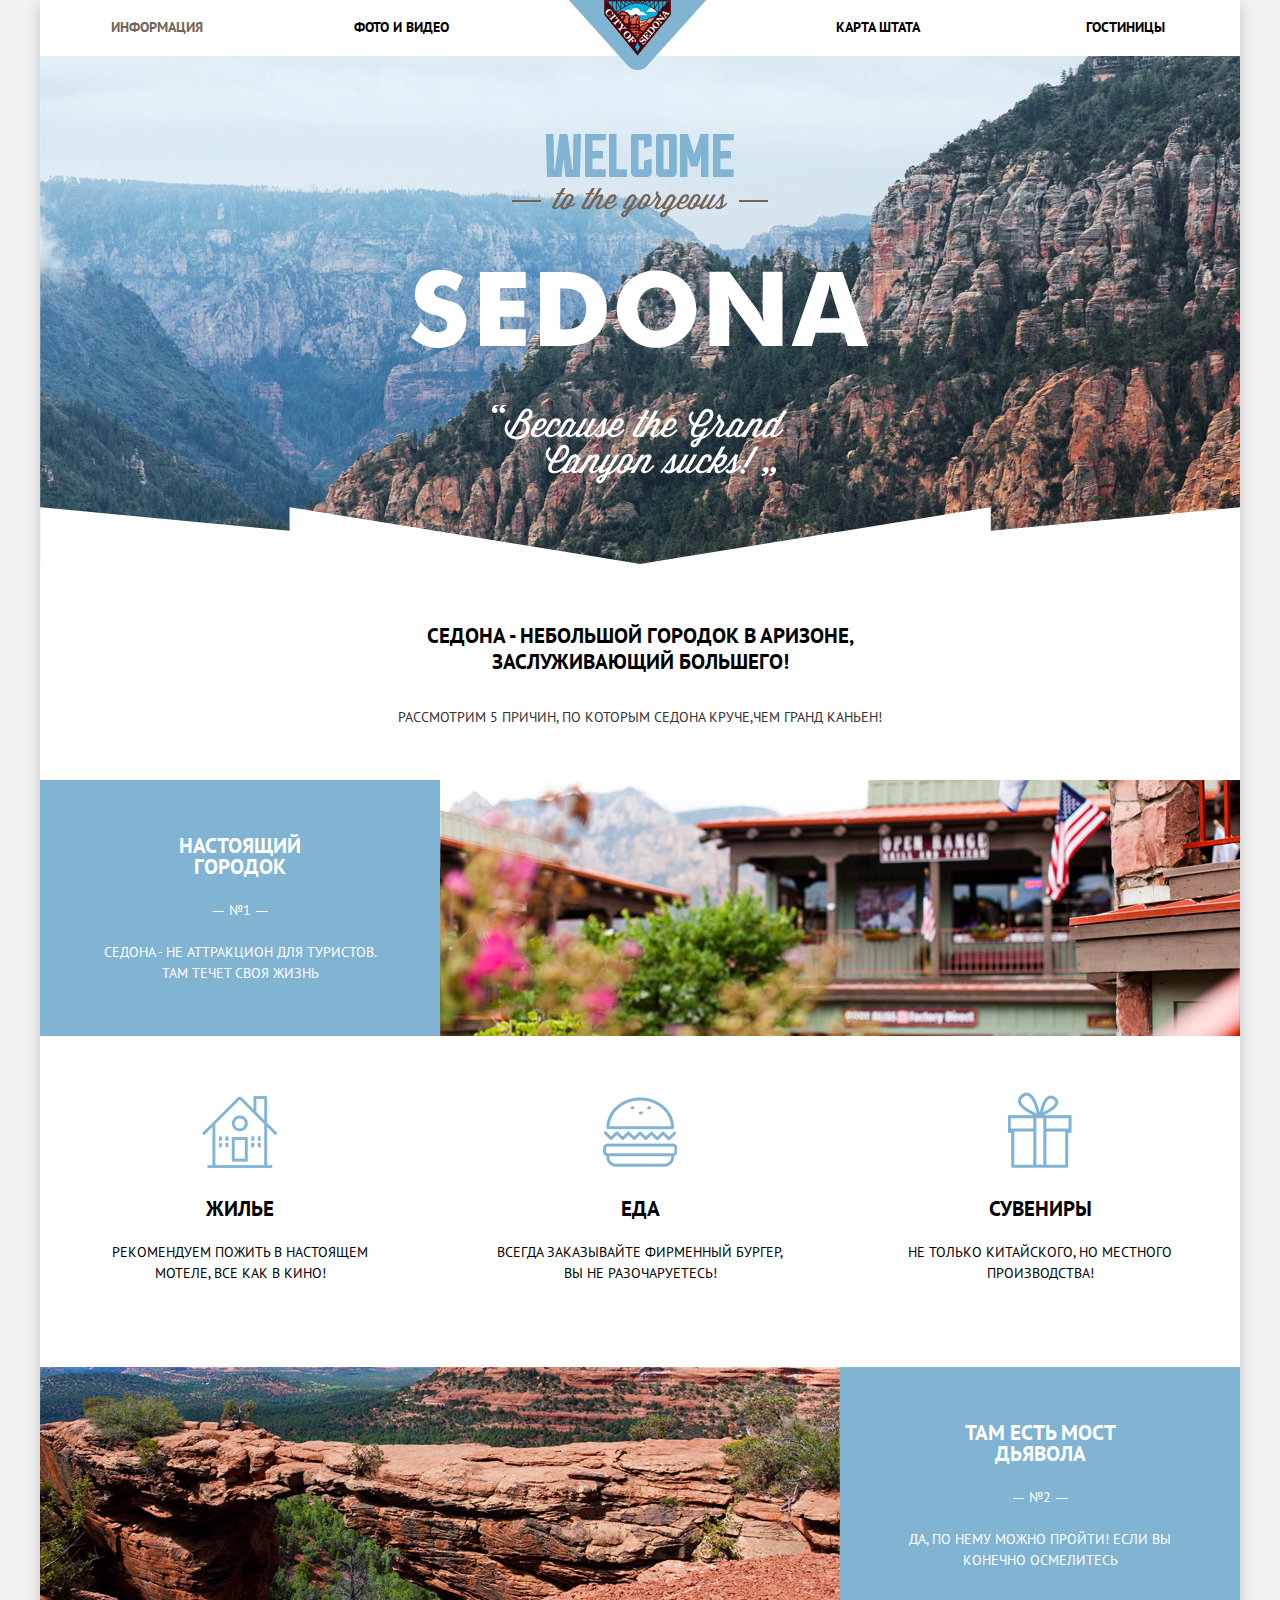
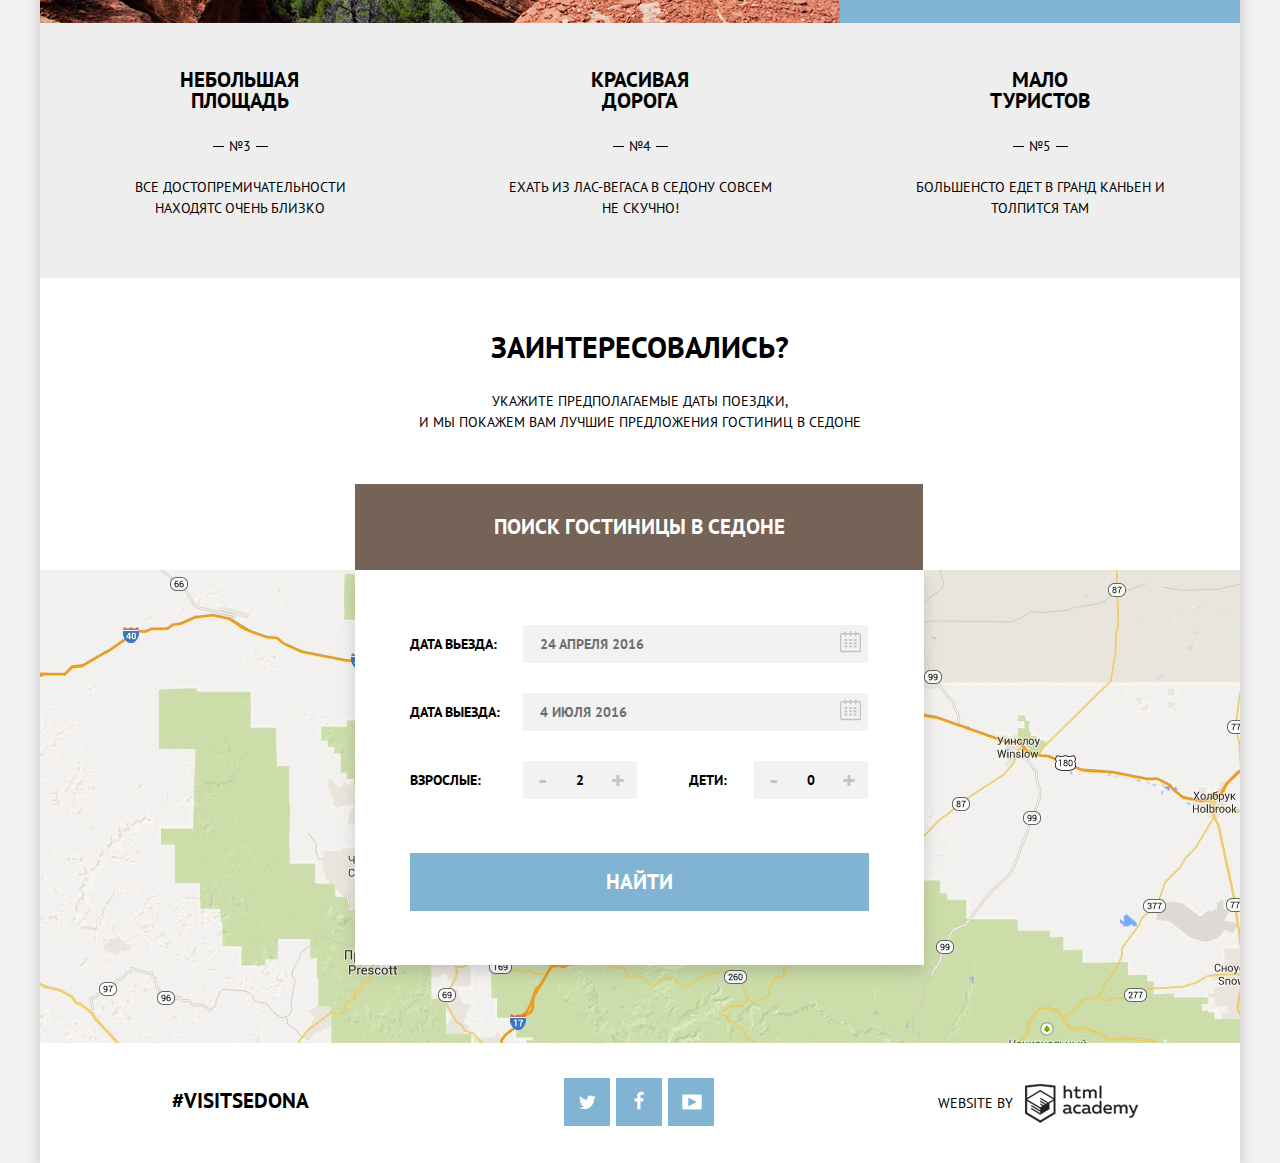
<file: index.html>
<!DOCTYPE html>
<html lang="ru">
    <head>
        <meta charset="utf-8">
        <link href='https://fonts.googleapis.com/css?family=PT+Sans:400,700&subset=latin,cyrillic' rel='stylesheet' type='text/css'>
        <link href="css/normalize.css" rel="stylesheet">
        <link href="css/style.min.css" rel="stylesheet">
        <title>Sedona</title>
    </head>
    <body>
        <div class="container">
            <header class="main-header">
                <nav class="main-navigation">
                    <ul class="top-menu">
                        <li><span class="active-menu">Информация</span></li>
                        <li><a href="#">Фото и Видео</a></li>
                        <li><a href="index.html" class="top-logo"><img  src="img/top-logo.png" width="138" height="70" alt="City of Sedona"></a></li>
                        <li><a href="#">Карта штата</a></li>
                        <li><a href="catalog.html">Гостиницы</a></li>
                    </ul>
                </nav>
            </header>
            <main>
                <div class="index-bg clearfix">
                    <div class="index-logo ">
                        <div class="logo-title">Welcome -- to the gorgeous --</div>
                        <h1 class="logo-name">Sedona</h1>
                        <div class="logo-description">"Because the Grand Canyon sucks!"</div>
                    </div>
                </div>
                <section class="features">
                    <div class="features-discription">
                        <h2>Седона - небольшой городок в Аризоне, заслуживающий большего!</h2>
                        <p>Рассмотрим 5 причин, по которым Седона круче,чем Гранд Каньен!</p>
                    </div>
                    <div class="clearfix">
                        <div class="reason-top">
                            <b class="reason-name">Настоящий городок</b>
                            <div class="reason-number">
                                <span>№1</span> 
                            </div>
                            <p>Седона - не аттракцион для туристов. Там течет своя жизнь</p>
                        </div> 
                        <div class="rlogo-top">
                            <img src="img/reason-one.jpg" width="800" height="256" alt="Седона - не аттракцион для туристов">
                        </div>
                    </div>
                    <div class="clearfix">
                        <div class="some-reason">
                            <h2 class="some-name">Жилье</h2>
                            <p>Рекомендуем пожить в настоящем мотеле, все как в кино!</p>
                        </div>
                        <div class="some-reason">
                            <h2 class="some-name">Еда</h2>
                            <p>Всегда заказывайте фирменный бургер, вы не разочаруетесь!</p>
                        </div>
                        <div class="some-reason">
                            <h2 class="some-name">Сувениры</h2>
                            <p>Не только Китайского, но местного производства!</p>
                        </div>
                    </div>
                    <div class="clearfix reason-bg">
                        <div class="reason-botom">
                            <b class="reason-name">Там есть мост дьявола</b>
                            <div class="reason-number">
                                <span>№2</span>
                            </div>
                            <p>Да, по нему можно пройти! Если вы конечно осмелитесь</p>
                        </div>
                        <div class="rlogo-botom">
                            <img src="img/reason-two.jpg" width="800" height="256" alt="Там есть мост дьявола">
                        </div>
                    </div>
                    <div class="clearfix">
                        <div class="last-reason">
                            <h2 class="last-name">Небольшая площадь</h2>
                            <div class="last-num">
                                <span>№3</span> 
                            </div> 
                            <p>Все достопремичательности находятс очень близко</p>
                        </div>
                        <div class="last-reason">
                            <h2 class="last-name">Красивая дорога</h2>
                            <div class="last-num">
                                <span>№4</span>  
                            </div> 
                            <p>Ехать из Лас-Вегаса в Седону совсем не скучно!</p>
                        </div>
                        <div class="last-reason">
                            <h2 class="last-name">Мало туристов</h2>
                            <div class="last-num">
                                <span>№5</span>   
                            </div>     
                            <p>Большенсто едет в Гранд Каньен и толпится там</p>
                        </div>
                    </div>
                </section>
                <div  class="search-title">
                    <h2>Заинтересовались?</h2>
                    <p>Укажите предполагаемые даты поездки,<br/> и мы покажем вам лучшие предложения гостиниц в Седоне</p>
                </div>  
                <div class="search-content">
                    <div class="search-box">                           
                    <div class="form-title toggle-button clearfix">
                        <h2>Поиск гостиницы в Седоне</h2>
                        </div>
                        <form class="appointment-form show-content" action="https://echo.htmlacademy.ru" method="get">
                            <fieldset title="Укажите дату вьезда" class="clearfix chose-date">
                                <label for="date-in">Дата вьезда:</label>
                                <input type="text" name="date-in" id="date-in" placeholder="24 апреля 2016" required>
                            </fieldset>
                            <fieldset title="Укажите дату вьезда" class="clearfix chose-date">
                                <label for="date-out">Дата выезда:</label>
                                <input type="text" name="date-out" id="date-out" placeholder="4 июля 2016" required>
                            </fieldset>  
                            <fieldset class="cearfix man-child">
                                <fieldset class="man">
                                    <label for="man-in">Взрослые:</label>
                                    <input type="button" value="-" id="man-remove" name="man-remove">
                                    <input type="text" id="man-in" value="2">
                                    <input type="button" value="+" id="man-add" name="man-add">
                                </fieldset> 
                                <fieldset class="child">
                                    <label for="child-in">Дети:</label>
                                    <input type="button" value="-" id="child-remove" name="child-remove">
                                    <input type="text" id="child-in" value="0">
                                    <input type="button" value="+" id="child-add" name="child-add">
                                </fieldset>   
                            </fieldset>  
                            <input type="submit" name="button-search" value="Найти">
                        </form>
                    </div>
                    <div class="map">
                        <iframe src="https://www.google.com/maps/embed?pb=!1m18!1m12!1m3!1d4905.023266832994!2d-111.7660777577036!3d34.86350551655949!2m3!1f0!2f0!3f0!3m2!1i1024!2i768!4f13.1!3m3!1m2!1s0x0000000000000000%3A0x69de7181eb3a95fc!2sSedona+Motel!5e0!3m2!1sru!2sru!4v1462897541969" width="1200" height="473" style="border:0" allowfullscreen></iframe>
                    </div>
                </div>
            </main>
            <footer class="main-footer clearfix">
                <div class="footer-box">
                    <a  class="footer-contacts" href="#">#Visitsedona</a>
                    <div class="footer-social">
                        <a class="social-btn social-btn-tw" href="#">Твиттер</a>
                        <a class="social-btn social-btn-fb" href="#">Фейсбук</a>
                        <a class="social-btn social-btn-ytb" href="#">Ютьюб</a>
                    </div>
                    <p class="footer-copyright">Website by<cite><a href="#" class="domain"></a></cite></p>
                </div>
            </footer>
        </div>
        <script src="js/script.min.js"></script>
    </body>
</html>
</file>
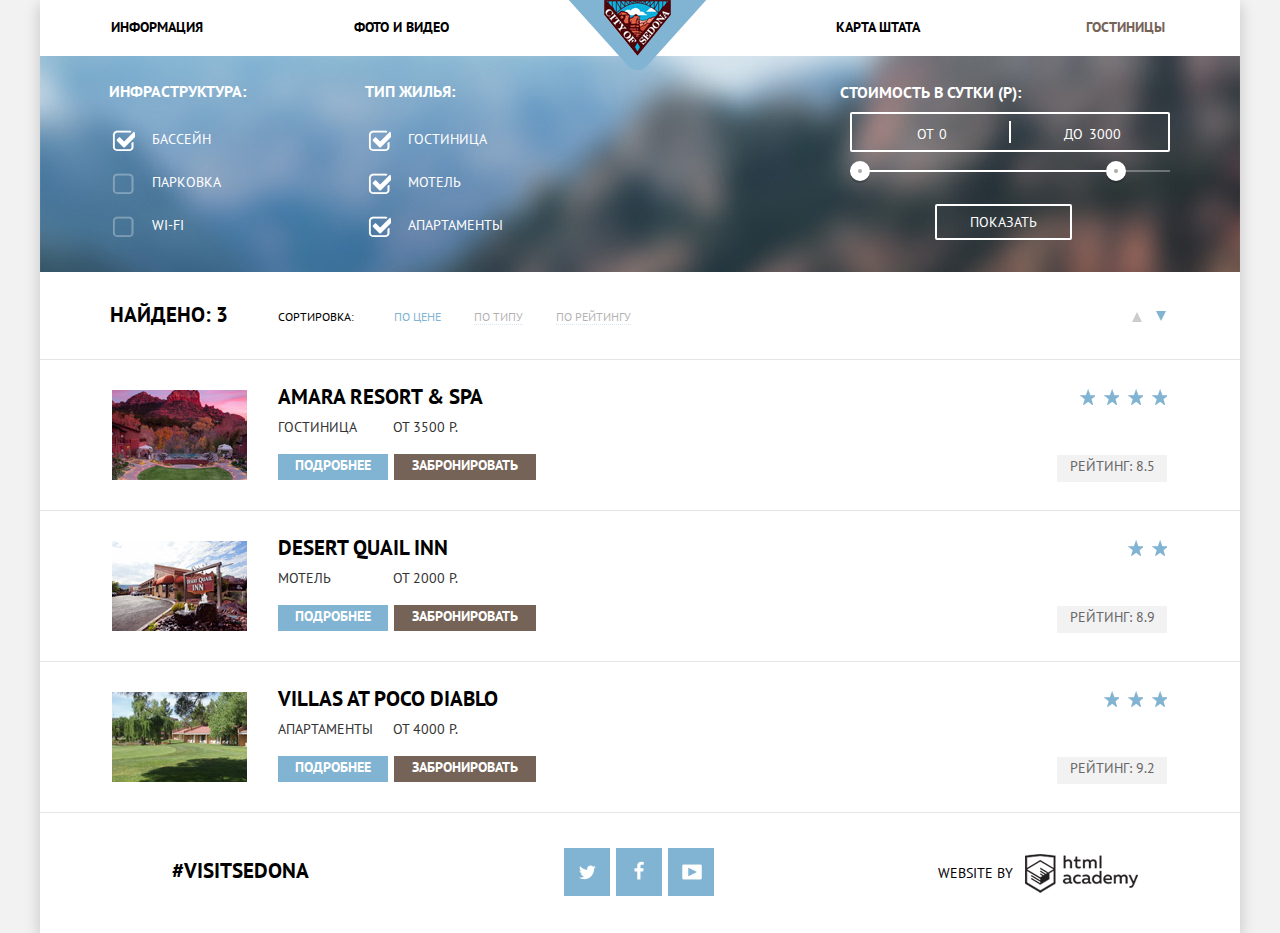
<file: catalog.html>
<!DOCTYPE html>
<html lang="ru">
    <head>
        <meta charset="utf-8">
        <link href='https://fonts.googleapis.com/css?family=PT+Sans:400,700&subset=latin,cyrillic' rel='stylesheet' type='text/css'>
        <link href="css/normalize.css" rel="stylesheet">
        <link href="css/style.min.css" rel="stylesheet">
        <title>Sedona-Гостиницы</title>
    </head>
    <body>
        <div class="container">
            <header class="main-header">
                <nav class="main-navigation">
                    <ul class="top-menu">
                        <li><a href="index.html">Информация</a></li>
                        <li><a href="#">Фото и Видео</a></li>
                        <li><a href="index.html" class="top-logo" ><img src="img/top-logo.png" width="138" height="70" alt="City of Sedona"></a></li>
                        <li><a href="#">Карта штата</a></li>
                        <li><span class="active-menu">Гостиницы</span></li>
                    </ul>
                </nav>
            </header>
            <main>
                <div class="catalog-bg clearfix">
                    <div class="search-form clearfix">
                        <form class="check-form" action="https://echo.htmlacademy.ru" method="post">
                            <fieldset title="Инфраструктура" class="point">
                                <legend>Инфраструктура:</legend>
                                <input type="checkbox" name="pool" id="pool" checked><label for="pool">Бассейн</label>
                                <input type="checkbox" name="park" id="park"><label for="park">Парковка</label>
                                <input type="checkbox" name="wifi" id="wifi"><label for="wifi">Wi-Fi</label>
                            </fieldset>
                            <fieldset title="Жилье" class="point">
                                <legend>Тип Жилья:</legend>
                                <input type="checkbox" name="hotel" id="hotel" checked><label for="hotel">Гостиница</label>
                                <input type="checkbox" name="motel" id="motel" checked><label for="motel">Мотель</label>
                                <input type="checkbox" name="apartment" id="apartment" checked><label for="apartment">Апартаменты</label>
                            </fieldset>
                            <fieldset title="Расчет стоимости" class="day-cost clearfix">
                                <div class="filter-range">
                                    <div class="filter-range-title">Стоимость в сутки (р):</div>
                                    <div class="price-controls">
                                        <label class="min-price">от <input type="text" name="min-price" value="0"></label>
                                        <label class="max-price">до <input type="text" name="max-price" value="3000"></label>
                                    </div>
                                    <div class="range-controls">
                                        <div class="scale">
                                            <div class="bar"></div>
                                        </div>
                                        <div class="range-toggle range-toggle-min"></div>
                                        <div class="range-toggle range-toggle-max"></div>
                                    </div>
                                    <button class="btn-transparent" type="submit">Показать</button>
                                </div>
                            </fieldset> 
                        </form>
                    </div>
                </div>
                <div class="found clearfix">
                    <div class="found-sum">
                        <span>Найдено: 3</span>
                    </div>
                    <div class="found-sort">
                        <ul>
                            <li><span class="found-title">Сортировка:</span></li>
                            <li><a href="#" class="active" id="by-cost">По цене</a></li>
                            <li><a href="#" id="by-type">По типу</a></li>
                            <li><a href="#" id="by-raiting">По рейтингу</a></li>  
                        </ul>  
                    </div>
                    <div class="sort-btn">
                        <a href="#" class="sort-up"></a>
                        <a href="#" class="sort-down active"></a>
                    </div>
                </div>
                <div class="show-result clearfix">
                    <div class="result-found clearfix">
                        <div class="mini-image">
                            <img src="img/amara-img.jpg" width="135" height="90" alt="Amara Resort &amp; Spa">
                        </div>
                        <div class="result-title">
                            <a href="#" class="title"> Amara Resort &amp; Spa</a>
                            <div class="typen-cost clearfix">
                                <div class="type" >Гостиница</div>
                                <div class="total-from">От 3500 Р.</div>
                            </div>
                            <div class="more-block">
                                <a class="info" href="#"><span>Подробнее</span></a>
                                <a class="book-room" href="#"><span>Забронировать</span></a>
                            </div> 
                        </div>
                        <div class="count-block clearfix">
                            <div class="star-count">
                                <span class="star"></span>
                                <span class="star"></span>
                                <span class="star"></span>
                                <span class="star"></span>
                            </div>
                            <div class="number-raiting">Рейтинг: 8.5</div>
                        </div> 
                    </div>
                </div>
                <div class="show-result clearfix">
                    <div class="result-found clearfix">
                        <div class="mini-image">
                            <img src="img/desert-img.jpg" width="135" height="90" alt="Desert Quail Inn">
                        </div>
                        <div class="result-title">
                            <a href="#" class="title">Desert Quail Inn</a>
                            <div class="typen-cost clearfix">
                                <div class="type" >Мотель</div>
                                <div class="total-from">От 2000 Р.</div>
                            </div >
                            <div class="more-block">
                                <a class="info" href="#"><span>Подробнее</span></a>
                                <a class="book-room" href="#"><span>Забронировать</span></a>
                            </div > 
                        </div>
                        <div class="count-block clearfix">
                            <div class="star-count">
                                <span class="star"></span>
                                <span class="star"></span>
                            </div>
                            <div class="number-raiting">Рейтинг: 8.9</div>
                        </div> 
                    </div>
                </div>
                <div class="show-result clearfix">
                    <div class="result-found clearfix">
                        <div class="mini-image">
                            <img src="img/villas-img.jpg" width="135" height="90" alt="Villas at Poco Diablo">
                        </div>
                        <div class="result-title">
                            <a href="#" class="title">Villas at Poco Diablo</a>  
                            <div class="typen-cost clearfix">
                                <div class="type" >Апартаменты</div>
                                <div class="total-from">От 4000 Р.</div>
                            </div>
                            <div class="more-block">
                                <a class="info" href="#"><span>Подробнее</span></a>
                                <a class="book-room" href="#"><span>Забронировать</span></a>
                            </div>  
                        </div>
                        <div class="count-block clearfix">
                            <div class="star-count">
                                <span class="star"></span>
                                <span class="star"></span>
                                <span class="star"></span>  
                            </div>
                            <div class="number-raiting">Рейтинг: 9.2</div>
                        </div> 
                    </div>
                </div>
            </main>
            <footer class="main-footer clearfix">
                <div class="footer-box">
                    <a  class="footer-contacts" href="#">#Visitsedona</a>
                    <div class="footer-social">
                        <a class="social-btn social-btn-tw" href="#">Твиттер</a>
                        <a class="social-btn social-btn-fb" href="#">Фейсбук</a>
                        <a class="social-btn social-btn-ytb" href="#">Ютьюб</a>
                    </div>
                    <p class="footer-copyright">Website by<cite><a href="#" class="domain"></a></cite></p>
                </div>
            </footer>
        </div> 
    </body>
</html>
</file>
<file: css/style.min.css>
﻿body,html{min-width:1280px;margin:0;padding:0;background:#f2f2f2;font-family:"PT Sans","Arial",sans-serif;font-size:14px;line-height:21px;text-transform:uppercase}.index-bg{background:#fff url(../img/main-bg.jpg) no-repeat 50% 1px}.catalog-bg{background:#fff url(../img/catalog-tbg.jpg) no-repeat 50% 1px}.clearfix::after{content:"";display:table;clear:both}.container{max-width:1200px;margin:0 auto;background:#fff;box-shadow:0 5px 15px 0 rgba(0,0,0,.2)}.main-header{min-height:55px;color:#000;background:#fff}.top-menu{list-style:none;height:55px;font-size:0;background:#fff;padding:0;margin:0}.top-menu li{display:inline-block;font:700 14px/3.93 "PT Sans","Arial",sans-serif;text-align:center;vertical-align:top;white-space:nowrap}.top-menu li:first-child{margin-left:71px;margin-right:151px}.top-menu li:nth-child(2){margin-right:120px}.top-menu li:nth-child(3){margin-right:129px}.top-menu li:last-child{margin-left:166px;margin-right:0}.top-menu a{position:relative;color:#000;text-decoration:none}.top-menu a:hover{color:#81b3d2}.top-menu a.top-logo:active{opacity:1}.top-menu .active-menu{font-size:14px;line-height:26px;font-weight:700;color:#766357}.top-menu .active-menu:hover{color:#604e43}.main-navigation .active-menu:active,.top-menu a:active{color:#766357;opacity:.3}.top-menu img{position:relative;z-index:1000}.index-logo{position:relative;width:458px;min-height:352px;margin-right:auto;margin-left:auto;padding-top:79px;margin-bottom:111px;font-size:0}.logo-description,.logo-name,.logo-title{background:url(../img/main-sprite.png) no-repeat 50% 1px}.logo-title{width:256px;height:86px;margin:0 auto 50px;background-position:-443px -2px}.logo-name{width:458px;height:82px;margin:0 auto 53px;background-position:-342px -138px}.logo-description{width:300px;height:90px;margin:0 auto 56px;background-position:-421px -273px}.features{margin:0;padding:0;background:#fff}.features-discription{width:575px;margin-right:auto;margin-left:auto;margin-bottom:50px}.features-discription h2{font-size:21px;line-height:26px;font-weight:700;text-align:center}.features-discription p{padding-top:11px;font-size:14px;line-height:26px;color:#333;text-align:center}.reason-top{float:left;width:400px;min-height:256px;text-align:center;background:#81b3d2;color:#fff}.reason-name{position:relative;display:block;padding-bottom:10px;margin-top:55px;padding-left:110px;padding-right:110px}.reason-botom p,.reason-top p{padding:7px 50px}.reason-number{padding-top:13px;width:55px;margin:0 auto;position:relative}.reason-number::before{content:"";position:absolute;display:block;height:1px;width:100%;background:#fff;top:24px}.reason-number span{padding:0 5px;background:#81b3d2;position:relative}.rlogo-top{float:right}.rlogo-botom{float:left}.some-reason{float:left;width:290px;min-height:165px;text-align:center;padding-top:139px}.some-reason:nth-child(1),.some-reason:nth-child(2){background:url(../img/main-sprite.png) no-repeat;background-position:162px 54px;padding-left:55px}.some-reason:nth-child(2){background-position:212px -500px;padding-left:110px}.some-reason:last-child{margin-right:0;background:url(../img/main-sprite.png) no-repeat;background-position:217px -226px;padding-left:110px}.some-reason p{padding-top:5px}.reason-name{font-size:21px;line-height:21px;font-weight:700}.last-reason,.reason-botom{width:400px;text-align:center}.reason-botom{height:256px;background:#81b3d2;color:#fff;float:right}.last-reason{float:left;min-height:226px;padding-top:23px;background:#eee}.last-reason p{padding-top:6px;margin-left:65px;margin-right:65px}.last-name{font-size:21px;line-height:21px;font-weight:700;padding-left:134px;padding-right:135px;padding-bottom:7px}.last-reason:last-child{margin-right:0}.last-num::before{content:"";position:absolute;display:block;height:1px;width:100%;background:#000;top:10px}.last-num{width:55px;margin:0 auto;position:relative}.last-num span{padding:0 5px;background:#eee;position:relative}.reason-bg{background:#eee;margin-top:21px}.search-title{padding-top:32px;text-align:center;padding-bottom:20px}.search-title h2{font-size:30px;line-height:24px;font-weight:700;padding-bottom:7px}.search-box,.search-content{position:relative}.search-box{width:576px;margin-left:315px;margin-right:auto;font-size:14px;line-height:24px;text-align:center;z-index:100}.map{height:473px;width:1200px;background:#fff url(../img/botom-bg.jpg) no-repeat 50%;background-position:0 -1px;z-index:0}.appointment-form{position:absolute;display:none;width:514px;min-height:340px;padding-top:55px;padding-left:55px;background:#fff;font-family:"PT Sans","Arial",sans-serif;font-size:14px;line-height:26px;font-weight:700;text-align:center;margin-bottom:80px;box-shadow:0 7px 15px 0 rgba(0,0,0,.15)}.appointment-form fieldset{padding:0;border:0;margin:0 0 8px;position:relative}.appointment-form input,.appointment-form label{display:block;outline:0;float:left;font:700 14px/1.5 "PT Sans","Arial",sans-serif;color:#000;text-transform:uppercase;cursor:pointer}.appointment-form input{margin:0;padding:0}.appointment-form label,.appointment-form legend{margin:0;padding:0;border:0}.appointment-form label{width:113px;height:38px;line-height:38px;text-align:justify}.appointment-form input{height:34px;background:#f2f2f2;border:2px solid #f2f2f2;line-height:34px}.appointment-form input:hover{background:#ebebeb;border-color:#ebebeb}.appointment-form [type=text]:focus{background:0 0;border-color:#e5e5e5}.chose-date input{width:296px;padding:0 30px 0 15px}.chose-date::after{position:relative;width:21px;height:22px;margin:-11px 0 0;background:url(../img/main-sprite.png) no-repeat -749px -685px;right:-430px;top:-32px;cursor:pointer;opacity:1}.chose-date:hover::after{background-position:-749px -724px}.chose-date:active::after{background-position:-749px -762px}.appointment-form input::-webkit-input-placeholder{color:#000}.appointment-form input:-moz-placeholder,.appointment-form input::-moz-placeholder{color:#000}.appointment-form input:-ms-input-placeholder{color:#000}.child input,.man input{width:34px;padding:0;text-align:center}.child label{width:65px;margin:0 0 0 52px}.appointment-form .man{float:left;width:227px;margin:0}.appointment-form .child{float:left;margin:0;width:231px}.appointment-form [type=button]{width:38px;height:38px;font-size:26px;color:#000;color:rgba(0,0,0,.2);cursor:pointer}.appointment-form [type=button]:hover{color:#000}.appointment-form [type=button]:active{color:#81b3d2}.appointment-form .man-child{margin:0 0 54px}.appointment-form [type=submit]{display:block;width:459px;height:58px;float:none;background:#81b3d2;border:none;color:#fff;font-size:21px;line-height:58px;cursor:pointer}.appointment-form [type=submit]:hover{background:#669ec0;color:#fff}.appointment-form [type=submit]:active{background:#5496bd;color:#fff;color:rgba(255,255,255,.3)}.show-content{display:block;animation:scale-form .6s}@keyframes scale-form{0%{transform:scale(0)}to{transform:scale(1)}}.form-title{width:568px;height:86px;background:#766357;color:#000;cursor:pointer}.form-title h2{font-family:"PT Sans","Arial",sans-serif;font-size:21px;line-height:26px;font-weight:700;color:#fff;padding-top:30px}.toggle-button:hover{background:#604e43}.toggle-button:active{background:#503e33}.form-title h2:active{color:#fff;color:rgba(255,255,255,.3)}.main-footer{position:relative;margin:0;padding:0}.footer-box{min-height:120px;background:#fff;padding:0;margin:0}.footer-contacts{float:left;width:240px;padding-left:80px;padding-top:47px;text-align:center;text-decoration:none;font-size:21px;line-height:auto;font-weight:700;color:#000}.footer-contacts:hover{color:#81b3d2}.footer-contacts:active{color:#766357;opacity:.3}.footer-social{float:left;width:400px;padding-left:79px;padding-top:35px;text-align:center}.social-btn{display:inline-block;width:46px;height:48px;margin:0 1px;font-size:0;vertical-align:top;text-decoration:none;background:#81b3d2 url(../img/main-sprite.png) no-repeat center}.social-btn:hover{background-color:#669ec0}.social-btn:active{background-color:#5496bd}.social-btn-tw,.social-btn-tw:hover{background-position:-311px -749px}.social-btn-fb,.social-btn-fb:hover{background-position:-364px -749px}.social-btn-ytb,.social-btn-ytb:hover{background-position:-415px -749px}.social-btn-tw:active{background-position:-311px -749px}.social-btn-fb:active{background-position:-364px -749px}.social-btn-ytb:active{background-position:-415px -749px}.footer-copyright{float:right;width:240px;padding-right:75px;padding-top:27px;font-size:14px;line-height:26px;text-align:center}.footer-copyright .domain{display:inline-block;width:115px;height:41px;margin:0 12px;background:#fff url(../img/main-sprite.png) no-repeat center;vertical-align:middle;background-position:-326px -444px}.domain:hover{background-position:-326px -492px}.domain:active{background-position:-326px -539px}.search-form{height:217px;margin:0;padding:0}.point{float:left;border:0;width:150px;line-height:35px;margin-left:60px;margin-top:26px;margin-right:29px}.point label,.point legend{font-family:"PT Sans","Arial",sans-serif;line-height:21px;color:#fff}.point legend{font-weight:700;font-size:16px}.point label::before{content:"";position:absolute;display:block;width:23px;height:22px;background:url(../img/main-sprite.png) no-repeat -650px -760px;border-radius:5px;opacity:.3;left:0}.point input{display:none}.point label{display:block;margin:22px 3px 0;padding:0 0 0 40px;position:relative;cursor:pointer;font-size:14px}.point label:hover::before{opacity:.6}.point label:active::before{opacity:1}.point input:checked+label::before{background:url(../img/main-sprite.png) no-repeat -686px -760px;opacity:1}.point input:checked+label:hover::before{opacity:.6}.point input:checked+label:active::before{opacity:.3}.day-cost{float:right;width:320px;border:0;margin-right:70px;padding:0}.day-cost legend{font-family:"PT Sans","Arial",sans-serif;font-size:16px;line-height:auto;font-weight:700;color:#fff}.filter-range{margin:27px auto;color:#fff;text-transform:uppercase}.filter-range-title{margin-bottom:9px;font-weight:600;font-size:16px;line-height:21px;margin-left:-10px}.price-controls{position:relative;height:36px;margin-bottom:18px;font-size:0;border:2px solid #fff;border-radius:2px}.price-controls::after{content:"";position:absolute;top:50%;left:50%;width:2px;height:22px;background:#fff;transform:translate(-50%,-50%)}.price-controls label{display:inline-block;font-size:14px;line-height:38px;vertical-align:top;cursor:pointer}.price-controls .min-price{width:90px;padding-left:65px}.price-controls .max-price{width:90px;padding-left:57px}.price-controls input{width:50px;margin:0;color:inherit;font:inherit;background:0 0;border:none;outline:none}.range-controls{position:relative;margin-bottom:32px}.range-controls .scale{height:2px;background:rgba(255,255,255,.3)}.range-controls .bar{width:80%;height:2px;background:#fff}.range-toggle{position:absolute;top:-9px;width:4px;height:4px;background:#ababab;border:8px solid #fff;border-radius:50%;box-shadow:0 2px 1px 0 rgba(0,1,1,.2);cursor:pointer}.range-toggle:hover{background:#1c4f80}.range-toggle-min{left:0}.range-toggle-max{left:80%}.btn-transparent{display:block;margin-left:85px;padding:6px 33px;font-size:14px;line-height:20px;color:#fff;text-transform:uppercase;background:0 0;border:2px solid #fff;border-radius:2px;outline:none;cursor:pointer}.btn-transparent:hover{color:#000;background:#fff}.found{min-height:87px;background:#fff;border-bottom:#e5e5e5 solid 1px}.found-sum{float:left;margin-left:70px;padding-top:30px}.found-sum span{font-size:21px;line-height:26px;font-weight:700}.found-sort{width:500px;float:left;margin-left:10px;margin-top:20px}.found-title{font-size:12px;line-height:18px}.title{font-size:21px;line-height:26px;font-weight:700;color:#000;text-decoration:none}.title:hover{color:#81b3d2}.title:active{opacity:.3}.found-sort li{display:inline-block;vertical-align:top;list-style:none}.found-sort a{font-size:12px;line-height:18px;margin-right:24px;text-decoration:none;color:#000;opacity:.3;border-bottom:#81b3d2 dotted 1px}.found-sort li:first-child{margin-right:36px}.found-sort li:nth-child(2),.found-sort li:nth-child(3){margin-right:5px}.found-sort .active{border:none}.found-sort .active,.found-sort a:hover{color:#81b3d2;opacity:1}.found-sort a:active{color:#000;opacity:1;border:0}.sort-btn{float:right;padding-right:70px;padding-top:38px;height:16px;font-size:0;text-align:right}.sort-btn a{width:0;height:0;border-style:solid;margin-right:0;margin-left:14px}.sort-btn .sort-down,.sort-btn .sort-up{position:relative;top:1px;left:-4px;border-width:10px 5px 0;border-color:#ccc transparent transparent transparent}.sort-btn .sort-up{top:-8px;border-width:0 5px 10px;border-color:transparent transparent #ccc transparent}.sort-btn .sort-down:hover{border-top-color:#000}.sort-btn .sort-up:hover{border-bottom-color:#000}.sort-btn .sort-down:active,.sort-down.active,.sort-down.active:hover{border-top-color:#81b3d2}.sort-btn .sort-up:active,.sort-up.active,.ssort-up.active:hover{border-bottom-color:#81b3d2}.mini-image{float:left;padding-left:72px;padding-top:30px}.show-result{min-height:150px;background:#fff;border-bottom:#e5e5e5 solid 1px}.result-found{margin-bottom:20px}.result-title{float:left;width:325px;margin-left:31px;margin-top:24px;min-height:90px}.info{display:inline-block;width:110px;height:26px;margin-right:2px;text-align:center;vertical-align:top;text-decoration:none;background:#81b3d2}.info:hover{background:#669ec0}.info:active{background:#5496bd;color:#fff;color:rgba(255,255,255,.3)}.book-room{display:inline-block;width:142px;height:26px;text-align:center;text-decoration:none;vertical-align:top;background:#766357}.book-room:hover{background:#604e43}.book-room:active{background:#503e33;color:#fff;color:rgba(255,255,255,.3)}.more-block a{font-size:14px;line-height:22px;font-weight:700;color:#fff}.typen-cost{margin-right:0;margin-top:7px}.type{float:left;width:110px}.total-from{float:left;margin-left:10px}.total-from,.type{font-family:"PT Sans","Arial",sans-serif;font-size:14px;line-height:21px;color:#333;margin-right:-5px}.more-block{margin-top:16px}.count-block{float:right;margin-right:73px;margin-top:29px}.star-count{height:16px;font-size:0;text-align:right}.star{display:inline-block;vertical-align:top;height:16px;width:16px;margin:0 0 0 8px;background:#fff url(../img/main-sprite.png) no-repeat -752px -546px}.number-raiting{width:110px;height:27px;margin-top:50px;text-align:center;background:#f2f2f2;font-family:"PT Sans","Arial",sans-serif;font-size:14px;line-height:22px;color:#666}.outline,.title{margin-bottom:5px}.outline{padding:5px;border:3px solid #000;background:rgba(255,255,0,.2)}
</file>
